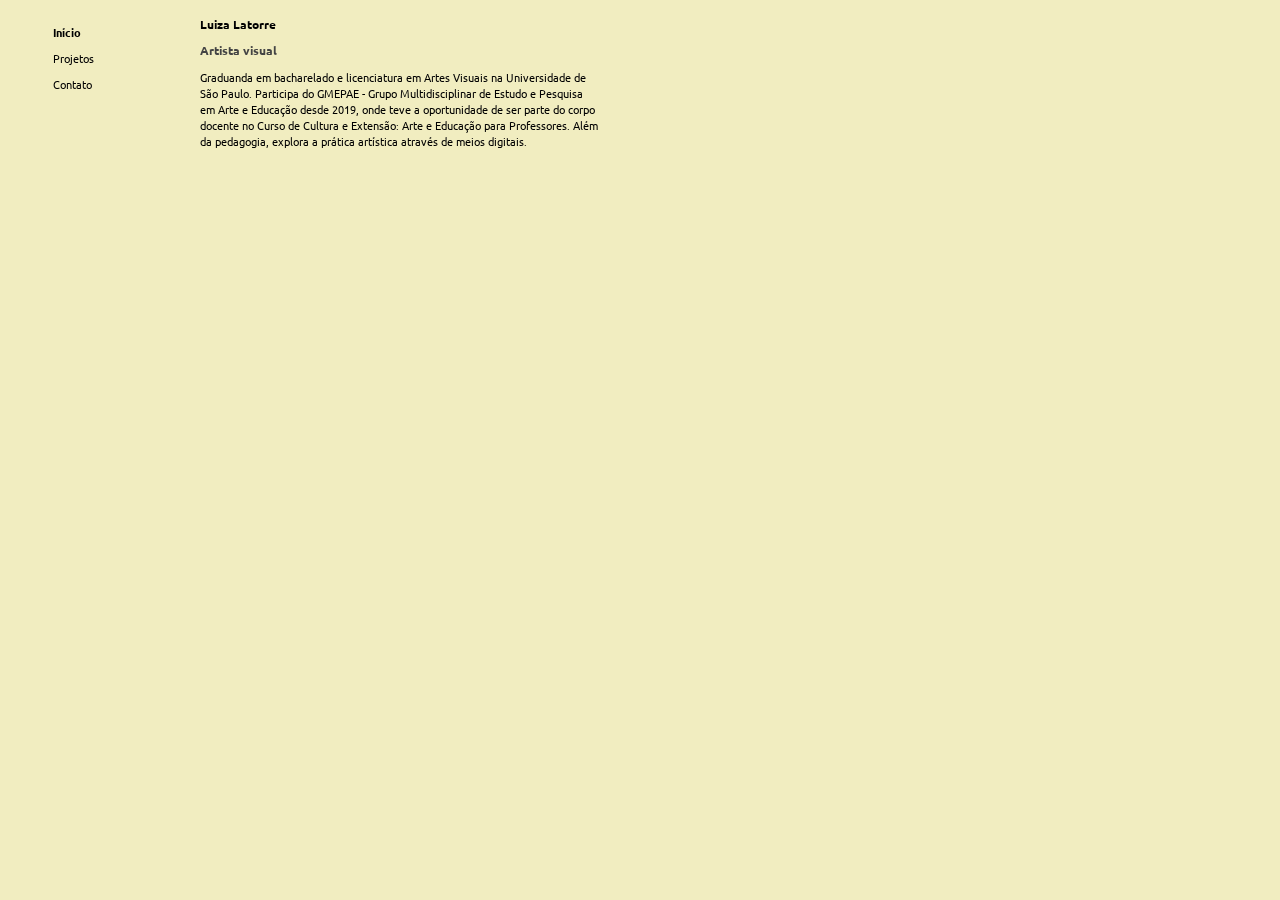
<file: index.html>
<!DOCTYPE html>
<html>
    <head>
        <title> Luiza Latorre</title>
        <meta charset="utf-8">
        <link rel="stylesheet" type="text/css" href="style.css">
        <link rel="icon" href="favicon.png" sizes="66x64" type="image/png">
        </style>
    </head>
    <body>
        <div id="menu">
            <nav>
                <ul>
                    <li><a href="./"><b>Início</b></a></li>
                    <li><a href="projetos.html">Projetos</a></li>
                    <li><a href="contato.html">Contato</a></li>
                </ul>
            </nav>
        </div>
        <div id="conteudo">
            <h1>Luiza Latorre</h1>
            <h2>Artista visual</h2>
            <p>Graduanda em bacharelado e licenciatura em Artes Visuais na Universidade de São Paulo. Participa do GMEPAE - Grupo Multidisciplinar de Estudo e Pesquisa em Arte e Educação desde 2019, onde teve a oportunidade de ser parte do corpo docente no Curso de Cultura e Extensão: Arte e Educação para Professores. Além da pedagogia, explora a prática artística através de meios digitais.</p>
        </div>
    </body>
</html>
</file>
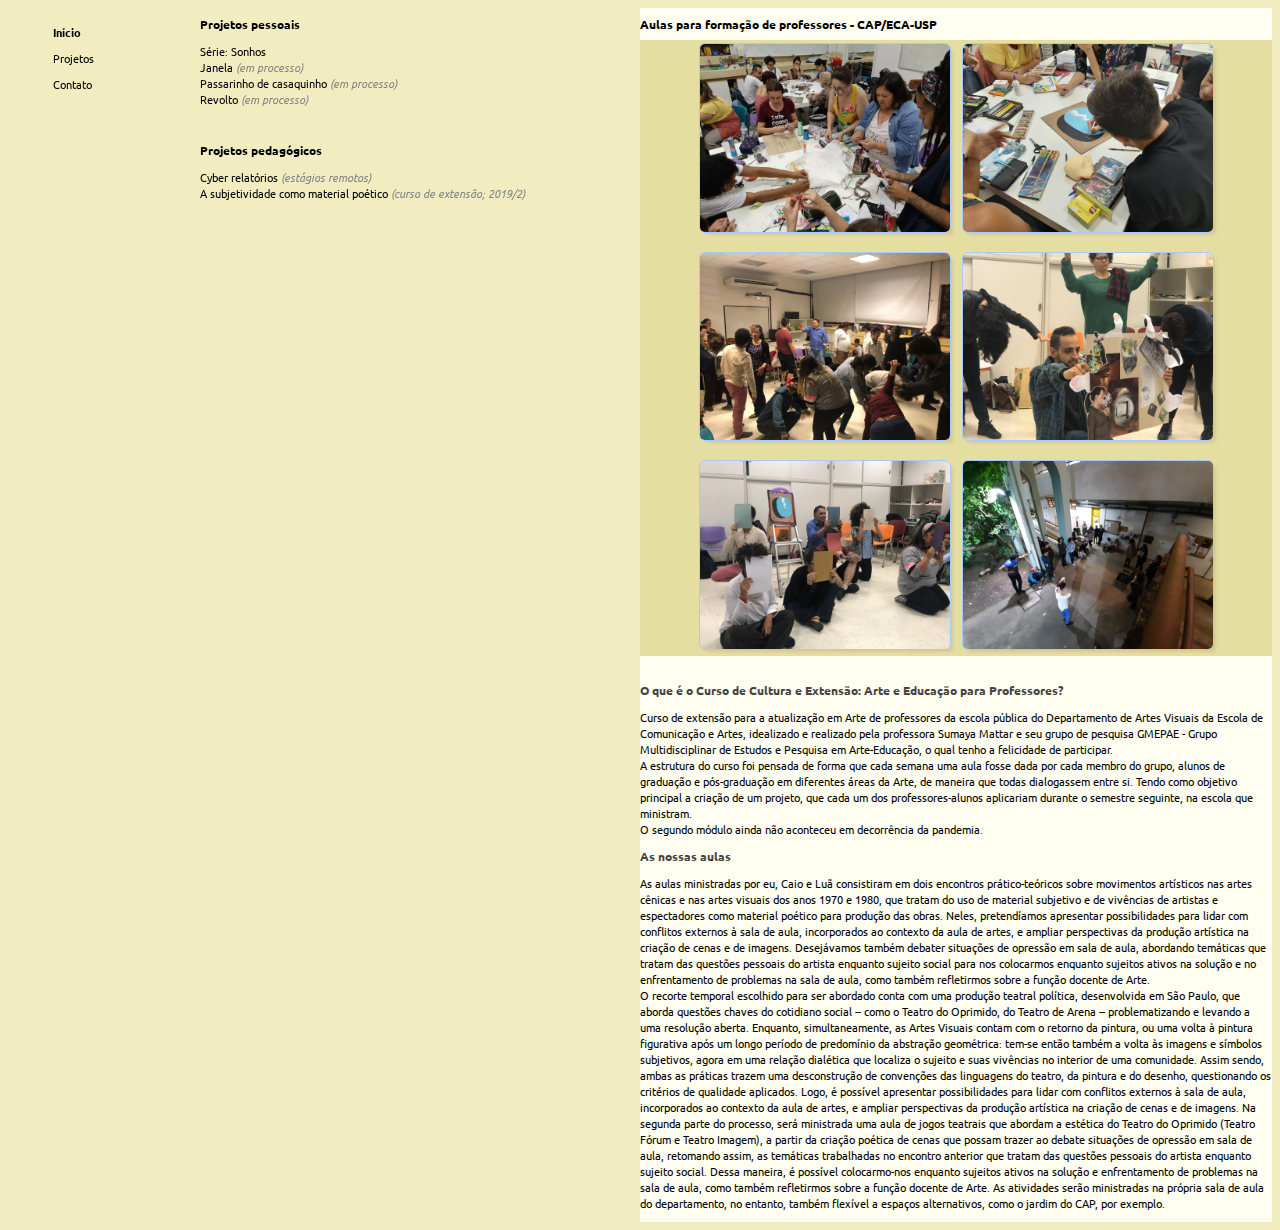
<file: cursodeextensao.html>
<!DOCTYPE html>
<html>
    <head>
        <title> Luiza Latorre</title>
        <meta charset="utf-8">
        <link rel="stylesheet" type="text/css" href="style.css">
        <link rel="icon" href="favicon.png" sizes="66x64" type="image/png">

        <style>
            body {
                white-space: nowrap;
            }
            div {
                display: inline-block;
                box-sizing: border-box;
            }
            #menu {
                min-width: 200px;
                max-width: 400px;
                width: 20%;
            }
            #conteudo {
                min-width: 400px;
                width: 60%;
            }
        </style>
    </head>
    <body>
        <div id="menu">
            <nav>
                <ul>
                    <li><a href="./"><b>Início</b></a></li>
                    <li><a href="projetos.html">Projetos</a></li>
                    <li><a href="contato.html">Contato</a></li>
                </ul>
            </nav>
        </div>
        <div id="conteudo">
            <h1>Projetos pessoais</h1>
            <ul id="projetos">
                <li><a>Série: Sonhos</a></li>
                <li><a href="janela.html">Janela</a> <i class="data">(em processo)</i></li>
                <li><a href="passarinho.html">Passarinho de casaquinho</a> <i class="data">(em processo)</i></li> 
                <li><a href="https://revolto.myportfolio.com/" target="_blank">Revolto</a> <i class="data">(em processo)</i></li> 
            </ul> 
            <br>
            <h1>Projetos pedagógicos</h1>
            <ul id="projpedagogicos">
                <li><a href="cyberrelatorios.html">Cyber relatórios</a> <i class="data">(estágios remotos)</i></li>
                <li><a href="cursodeextensao.html">A subjetividade como material poético</a> <i class="data">(curso de extensão; 2019/2)</i></li>
            </ul>          
        </div>

        <div id="green">
            <h1>Aulas para formação de professores - CAP/ECA-USP</h1>
            <div id="imagens"><img src="1.jpg" class="galeria"> <img src="2.jpg" class="galeria"> <br><br>
            <img src="3.jpg" class="galeria"> <img src="4.jpg" class="galeria"> <br><br>
            <img src="5.jpg" class="galeria"> <img src="6.jpg" class="galeria"> </div><br><br>
            <h2>O que é o Curso de Cultura e Extensão: Arte e Educação para Professores?</h2>
            <p>Curso de extensão para a atualização em Arte de professores da escola pública do Departamento de Artes Visuais da Escola de Comunicação e Artes, idealizado e realizado pela professora Sumaya Mattar e seu grupo de pesquisa GMEPAE - Grupo Multidisciplinar de Estudos e Pesquisa em Arte-Educação, o qual tenho a felicidade de participar. <br>
            A estrutura do curso foi pensada de forma que cada semana uma aula fosse dada por cada membro do grupo, alunos de graduação e pós-graduação em diferentes áreas da Arte, de maneira que todas dialogassem entre si. Tendo como objetivo principal a criação de um projeto, que cada um dos professores-alunos aplicariam durante o semestre seguinte, na escola que ministram. <br>
            O segundo módulo ainda não aconteceu em decorrência da pandemia.</p>
            <h2>As nossas aulas</h2>
            <p>As aulas ministradas por eu, Caio e Luã consistiram em dois encontros prático-teóricos sobre movimentos artísticos nas artes cênicas e nas artes visuais dos anos 1970 e 1980, que tratam do uso de material subjetivo e de vivências de artistas e espectadores como material poético para produção das obras. Neles, pretendíamos apresentar possibilidades para lidar com conflitos externos à sala de aula, incorporados ao contexto da aula de artes, e ampliar perspectivas da produção artística na criação de cenas e de imagens. Desejávamos também debater situações de opressão em sala de aula, abordando temáticas que tratam das questões pessoais do artista enquanto sujeito social para nos colocarmos enquanto sujeitos ativos na solução e no enfrentamento de problemas na sala de aula, como também refletirmos sobre a função docente de Arte. <br>
            O recorte temporal escolhido para ser abordado conta com uma produção teatral política, desenvolvida em São Paulo, que aborda questões chaves do cotidiano social -- como o Teatro do Oprimido, do Teatro de Arena -- problematizando e levando a uma resolução aberta. Enquanto, simultaneamente, as Artes Visuais contam com o retorno da pintura, ou uma volta à pintura figurativa após um longo período de predomínio da abstração geométrica: tem-se então também a volta às imagens e símbolos subjetivos, agora em uma relação dialética que localiza o sujeito e suas vivências no interior de uma comunidade. Assim sendo, ambas as práticas trazem uma desconstrução de convenções das linguagens do teatro, da pintura e do desenho, questionando os critérios de qualidade aplicados. Logo, é possível apresentar possibilidades para lidar com conflitos externos à sala de aula, incorporados ao contexto da aula de artes, e ampliar perspectivas da produção artística na criação de cenas e de imagens. Na segunda parte do processo, será ministrada uma aula de jogos teatrais que abordam a estética do Teatro do Oprimido (Teatro Fórum e Teatro Imagem), a partir da criação poética de cenas que possam trazer ao debate situações de opressão em sala de aula, retomando assim, as temáticas trabalhadas no encontro anterior que tratam das questões pessoais do artista enquanto sujeito social. Dessa maneira, é possível colocarmo-nos enquanto sujeitos ativos na solução e enfrentamento de problemas na sala de aula, como também refletirmos sobre a função docente de Arte. As atividades serão ministradas na própria sala de aula do departamento, no entanto, também flexível a espaços alternativos, como o jardim do CAP, por exemplo. </p> 
        </div>
    </body>
</html>
</file>
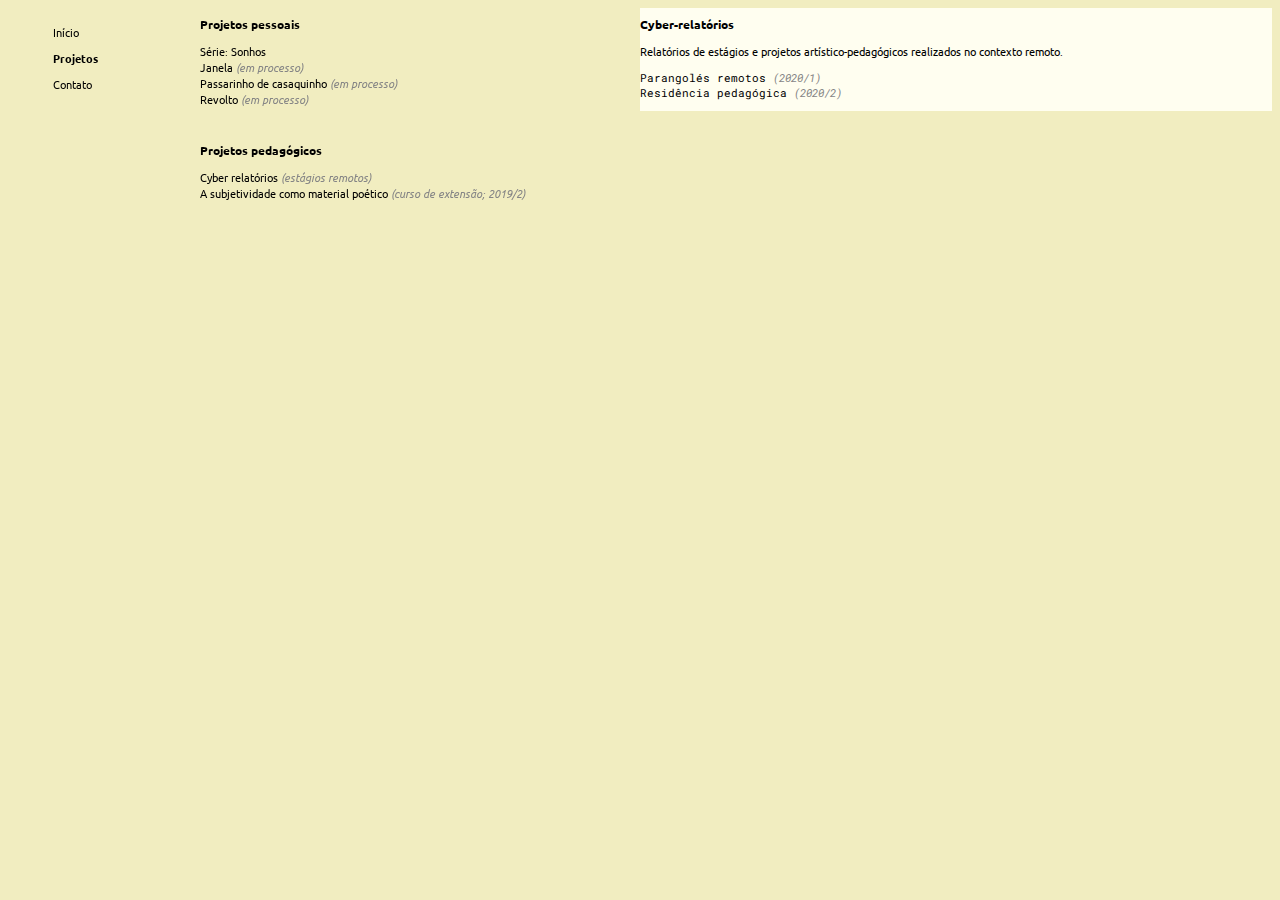
<file: cyberrelatorios.html>
<!DOCTYPE html>
<html>
    <head>
        <title> Luiza Latorre</title>
        <meta charset="utf-8">
        <link rel="stylesheet" type="text/css" href="style.css">
        <link rel="icon" href="favicon.png" sizes="66x64" type="image/png">
    <style>
        body {
            white-space: nowrap;
        }
        div {
            display: inline-block;
            box-sizing: border-box;
        }
        #menu {
            min-width: 200px;
            max-width: 400px;
            width: 15%;
        }
        #conteudo {
            min-width: 400px;
            width: 30%;
        }
    </style>
    </head>
    <body>
        <div id="menu">
            <nav>
                <ul>
                    <li><a href="./">Início</a></li>
                    <li><a href="projetos.html"><b>Projetos</b></a></li>
                    <li><a href="contato.html">Contato</a></li>
                </ul>
            </nav>
        </div>
        <div id="conteudo">
            <h1>Projetos pessoais</h1>
            <ul id="projetos">
                <li><a>Série: Sonhos</a></li>
                <li><a href="janela.html">Janela</a> <i class="data">(em processo)</i></li>
                <li><a href="passarinho.html">Passarinho de casaquinho</a> <i class="data">(em processo)</i></li> 
                <li><a href="https://revolto.myportfolio.com/" target="_blank">Revolto</a> <i class="data">(em processo)</i></li> 
            </ul> 
            <br>
            <h1>Projetos pedagógicos</h1>
            <ul id="projpedagogicos">
                <li><a href="cyberrelatorios.html">Cyber relatórios</a> <i class="data">(estágios remotos)</i></li>
                <li><a href="cursodeextensao.html">A subjetividade como material poético</a> <i class="data">(curso de extensão; 2019/2)</i></li>
            </ul>
        </div>
        <div id="green">
            <h1> Cyber-relatórios</h1>
            <p>
                Relatórios de estágios e projetos artístico-pedagógicos realizados no contexto remoto.
            </p>
            <ul id="cyber">
                <li><a href="parangoles.html">Parangolés remotos</a> <i class="data">(2020/1)</i></li>
                <li><a href="residenciapedagogica.html">Residência pedagógica</a> <i class="data">(2020/2)</i></li>
            </ul>
        </div>
    </body>
</html>
</file>
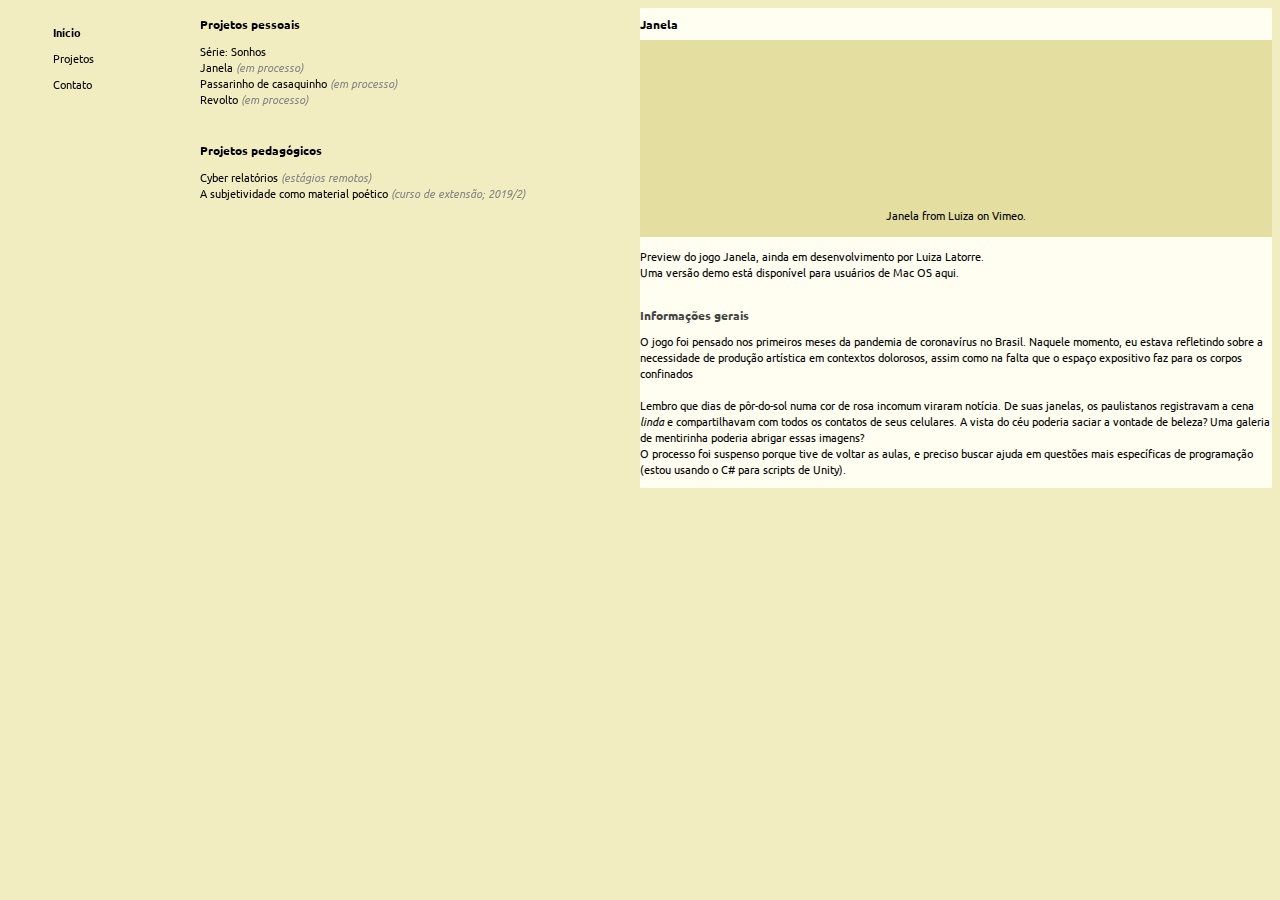
<file: janela.html>
<!DOCTYPE html>
<html>
    <head>
        <title> Luiza Latorre</title>
        <meta charset="utf-8">
        <link rel="stylesheet" type="text/css" href="style.css">
        <link rel="icon" href="favicon.png" sizes="66x64" type="image/png">

        <style>
            body {
                white-space: nowrap;
            }
            div {
                display: inline-block;
                box-sizing: border-box;
            }
            #menu {
                min-width: 200px;
                max-width: 400px;
                width: 15%;
            }
            #conteudo {
                min-width: 400px;
                width: 30%;
            }
        </style>
    </head>
    <body>
        <div id="menu">
            <nav>
                <ul>
                    <li><a href="./"><b>Início</b></a></li>
                    <li><a href="projetos.html">Projetos</a></li>
                    <li><a href="contato.html">Contato</a></li>
                </ul>
            </nav>
        </div>
        <div id="conteudo">
            <h1>Projetos pessoais</h1>
            <ul id="projetos">
                <li><a>Série: Sonhos</a></li>
                <li><a href="janela.html">Janela</a> <i class="data">(em processo)</i></li>
                <li><a href="passarinho.html">Passarinho de casaquinho</a> <i class="data">(em processo)</i></li> 
                <li><a href="https://revolto.myportfolio.com/" target="_blank">Revolto</a> <i class="data">(em processo)</i></li> 
            </ul> 
            <br>
            <h1>Projetos pedagógicos</h1>
            <ul id="projpedagogicos">
                <li><a href="cyberrelatorios.html">Cyber relatórios</a> <i class="data">(estágios remotos)</i></li>
                <li><a href="cursodeextensao.html">A subjetividade como material poético</a> <i class="data">(curso de extensão; 2019/2)</i></li>
            </ul>
        </div>
        <div id="green">
            <h1>Janela</h1>
            <div id="imagens">
            <iframe src="https://player.vimeo.com/video/410760149" width="100%" frameborder="0" allow="autoplay; fullscreen" allowfullscreen></iframe>
            <p><a href="https://vimeo.com/410760149">Janela</a> from <a href="https://vimeo.com/user113572921">Luiza</a> on <a href="https://vimeo.com">Vimeo</a>.</p> </div>

            <p>Preview do jogo Janela, ainda em desenvolvimento por Luiza Latorre.<br>
            Uma versão demo está disponível para usuários de Mac OS <a href="luizalatorre.itch.io/janela" target="_blank">aqui</a>. <br><br>
            <h2>Informações gerais</h2> 
            O jogo foi pensado nos primeiros meses da pandemia de coronavírus no Brasil. Naquele momento, eu estava refletindo sobre a necessidade de produção artística em contextos dolorosos, assim como na falta que o espaço expositivo faz para os corpos confinados <br><br>
            Lembro que dias de pôr-do-sol numa cor de rosa incomum viraram notícia. De suas janelas, os paulistanos registravam a cena <i>linda</i> e compartilhavam com todos os contatos de seus celulares. A vista do céu poderia saciar a vontade de beleza? Uma galeria de mentirinha poderia abrigar essas imagens? <br>
            O processo foi suspenso porque tive de voltar as aulas, e preciso buscar ajuda em questões mais específicas de programação (estou usando o C# para scripts de Unity).

            </p>
            
        </div>
    </body>
</html>
</file>
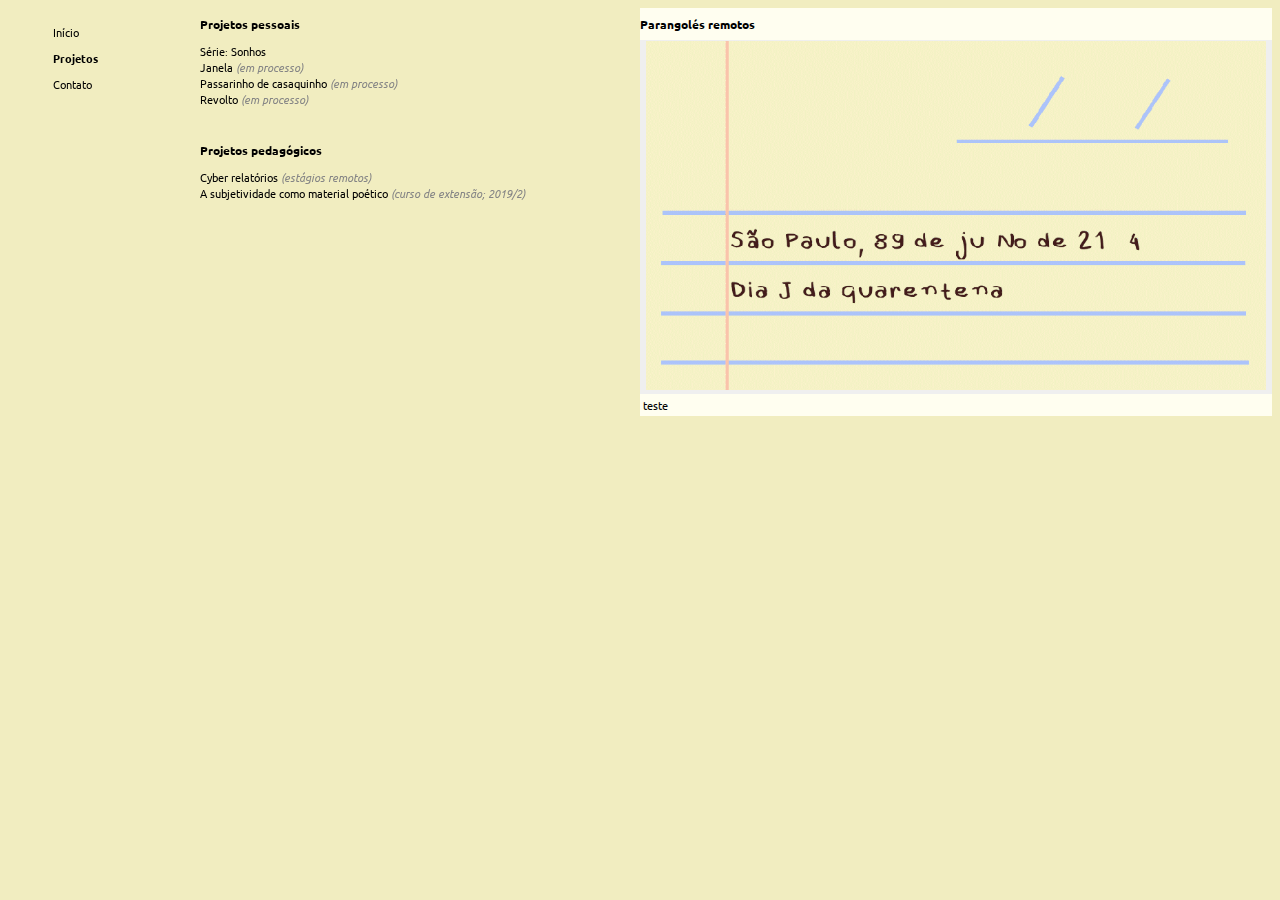
<file: parangoles.html>
<!DOCTYPE html>
<html>
    <head>
        <title> Luiza Latorre</title>
        <meta charset="utf-8">
        <link rel="stylesheet" type="text/css" href="style.css">
        <link rel="icon" href="favicon.png" sizes="66x64" type="image/png">
    <style>
        body {
            white-space: nowrap;
        }
        div {
            display: inline-block;
            box-sizing: border-box;
        }
        #menu {
            min-width: 200px;
            max-width: 400px;
            width: 15%;
        }
        #conteudo {
            min-width: 400px;
            width: 30%;
        }
    </style>
    </head>
    <body>
        <div id="menu">
            <nav>
                <ul>
                    <li><a href="./">Início</a></li>
                    <li><a href="projetos.html"><b>Projetos</b></a></li>
                    <li><a href="contato.html">Contato</a></li>
                </ul>
            </nav>
        </div>
        <div id="conteudo">
            <h1>Projetos pessoais</h1>
            <ul id="projetos">
                <li><a>Série: Sonhos</a></li>
                <li><a href="janela.html">Janela</a> <i class="data">(em processo)</i></li>
                <li><a href="passarinho.html">Passarinho de casaquinho</a> <i class="data">(em processo)</i></li> 
                <li><a href="https://revolto.myportfolio.com/" target="_blank">Revolto</a> <i class="data">(em processo)</i></li> 
            </ul> 
            <br>
            <h1>Projetos pedagógicos</h1>
            <ul id="projpedagogicos">
                <li><a href="cyberrelatorios.html">Cyber relatórios</a> <i class="data">(estágios remotos)</i></li>
                <li><a href="cursodeextensao.html">A subjetividade como material poético</a> <i class="data">(curso de extensão; 2019/2)</i></li>
            </ul>
        </div>
        <div id="green">
            <h1> Parangolés remotos</h1>
            <button class="hsbanner"><img src="cabecalho_1.gif" class="banner"></button>
            <div id="cabecalho">
                teste
            </div>
        </div>
    </body>
</html>
</file>
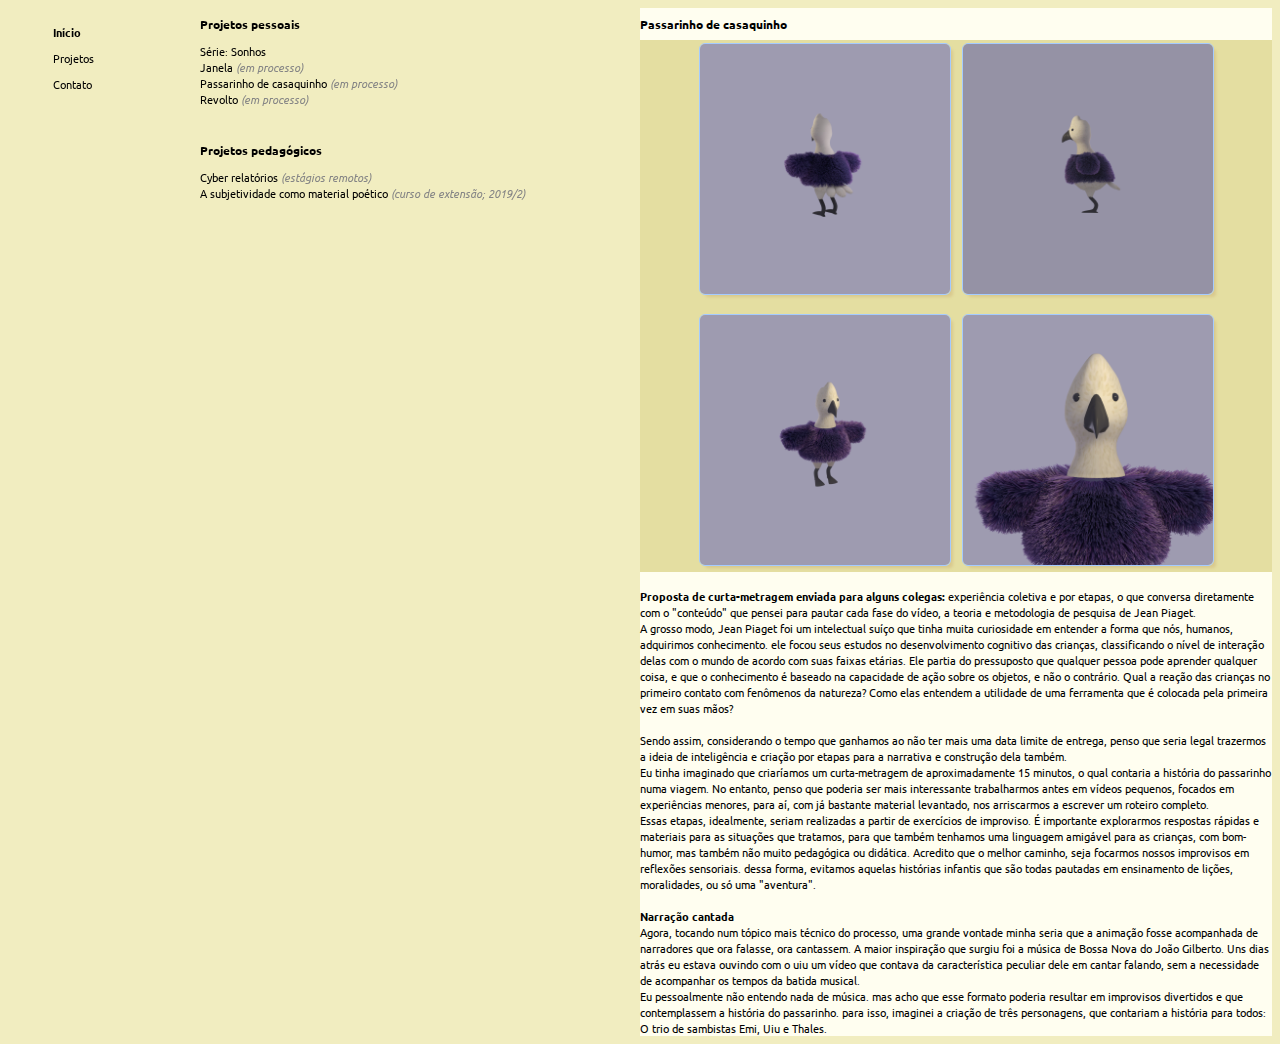
<file: passarinho.html>
<!DOCTYPE html>
<html>
    <head>
        <title> Luiza Latorre</title>
        <meta charset="utf-8">
        <link rel="stylesheet" type="text/css" href="style.css">
        <link rel="icon" href="favicon.png" sizes="66x64" type="image/png">

        <style>
            body {
                white-space: nowrap;
            }
            div {
                display: inline-block;
                box-sizing: border-box;
            }
            #menu {
                min-width: 200px;
                max-width: 400px;
                width: 15%;
            }
            #conteudo {
                min-width: 400px;
                width: 30%;
            }
        </style>
    </head>
    <body>
        <div id="menu">
            <nav>
                <ul>
                    <li><a href="./"><b>Início</b></a></li>
                    <li><a href="projetos.html">Projetos</a></li>
                    <li><a href="contato.html">Contato</a></li>
                </ul>
            </nav>
        </div>
        <div id="conteudo">
            <h1>Projetos pessoais</h1>
            <ul id="projetos">
                <li><a>Série: Sonhos</a></li>
                <li><a href="janela.html">Janela</a> <i class="data">(em processo)</i></li>
                <li><a href="passarinho.html">Passarinho de casaquinho</a> <i class="data">(em processo)</i></li> 
                <li><a href="https://revolto.myportfolio.com/" target="_blank">Revolto</a> <i class="data">(em processo)</i></li> 
            </ul> 
            <br>
            <h1>Projetos pedagógicos</h1>
            <ul id="projpedagogicos">
                <li><a href="cyberrelatorios.html">Cyber relatórios</a> <i class="data">(estágios remotos)</i></li>
                <li><a href="cursodeextensao.html">A subjetividade como material poético</a> <i class="data">(curso de extensão; 2019/2)</i></li>
            </ul>
        </div>
        <div id="green">
            <h1>Passarinho de casaquinho</h1>
            <div id="imagens"><img src="7.jpg" class="galeria"> <img src="8.jpg" class="galeria"> <br> <br>
            <img src="9.jpg" class="galeria"> <img src="10.jpg" class="galeria"></div> <br> <br>
            <b>Proposta de curta-metragem enviada para alguns colegas:</b> experiência coletiva e por etapas, o que conversa diretamente com o "conteúdo" que pensei para pautar cada fase do vídeo, a teoria e metodologia de pesquisa de Jean Piaget.<br>
            A grosso modo, Jean Piaget foi um intelectual suíço que tinha muita curiosidade em entender a forma que nós, humanos, adquirimos conhecimento. ele focou seus estudos no desenvolvimento cognitivo das crianças, classificando o nível de interação delas com o mundo de acordo com suas faixas etárias. Ele partia do pressuposto que qualquer pessoa pode aprender qualquer coisa, e que o conhecimento é baseado na capacidade de ação sobre os objetos, e não o contrário. Qual a reação das crianças no primeiro contato com fenômenos da natureza? Como elas entendem a utilidade de uma ferramenta que é colocada pela primeira vez em suas mãos?<br><br>
            Sendo assim, considerando o tempo que ganhamos ao não ter mais uma data limite de entrega, penso que seria legal trazermos a ideia de inteligência e criação por etapas para a narrativa e construção dela também.<br>
            Eu tinha imaginado que criaríamos um curta-metragem de aproximadamente 15 minutos, o qual contaria a história do passarinho numa viagem. No entanto, penso que poderia ser mais interessante trabalharmos antes em vídeos pequenos, focados em experiências menores, para aí, com já bastante material levantado, nos arriscarmos a escrever um roteiro completo.<br>
            Essas etapas, idealmente, seriam realizadas a partir de exercícios de improviso. É importante explorarmos respostas rápidas e materiais para as situações que tratamos, para que também tenhamos uma linguagem amigável para as crianças, com bom-humor, mas também não muito pedagógica ou didática. Acredito que o melhor caminho, seja focarmos nossos improvisos em reflexões sensoriais. dessa forma, evitamos aquelas histórias infantis que são todas pautadas em ensinamento de lições, moralidades, ou só uma "aventura".<br><br>
            <b>Narração cantada</b><br>
            Agora, tocando num tópico mais técnico do processo, uma grande vontade minha seria que a animação fosse acompanhada de narradores que ora falasse, ora cantassem. A maior inspiração que surgiu foi a música de Bossa Nova do João Gilberto. Uns dias atrás eu estava ouvindo com o uiu um vídeo que contava da característica peculiar dele em cantar falando, sem a necessidade de acompanhar os tempos da batida musical. <br>
            Eu pessoalmente não entendo nada de música. mas acho que esse formato poderia resultar em improvisos divertidos e que contemplassem a história do passarinho. para isso, imaginei a criação de três personagens, que contariam a história para todos:<br>
            O trio de sambistas Emi, Uiu e Thales.



             

        </div>
    </body>
</html>
</file>
<file: style.css>
@import url('https://fonts.googleapis.com/css2?family=Ubuntu:wght@300&display=swap');
@import url('https://fonts.googleapis.com/css2?family=Roboto+Mono:wght@400;700&display=swap');

    body {
        white-space: nowrap;
        background-color: #f1edc0;

    }
    div {
        display: inline-block;
        box-sizing: border-box;
        vertical-align: top;
        font-family: 'Ubuntu', sans-serif;
        font-size: 11px;
        white-space: normal;
        
    }

    h1 {
        font-size: 12px;
    }
    h2 {
        font-size: 12px;
        color: #444444;
    }
    #menu {
        min-width: 200px;
        max-width: 400px;
        width: 15%;
        position: fixed;
    }
    #conteudo {
        min-width: 400px;
        width: 30%;
        margin-left: 15%;
        position: fixed;
    }

    #green {
        min-width: 400px;
        width: 50%;
        margin-bottom: 0px;
        background-color: #fffef0;
        margin-left: 50%;
        padding-top: 0%;
    }

    #imagens {
        display: inline-block;
        width: 100%;
        margin: 0 auto;
        padding: 3px;
        background-color: #e4dea1;
        text-align: center; 
      }

    nav ul {
        list-style: none;
    }
    nav a{
        color: #000000;
        text-decoration: none;
    }
    nav a:hover {
        color: rgb(84, 126, 87);
    }
    nav li {
        padding: 5px;
    }

    #projetos, #projpedagogicos, #cyber {
        list-style: none;
        padding-left: 0px;
    }

    #projetos a, a:visited{
        color: #000000;
        text-decoration: none;
    }

    #projetos a:hover{
        color: rgb(202, 123, 123);
        font-weight: bold;
        text-decoration: none;
    }

    #projpedagogicos a, a:visited{
        color: #000000;
        text-decoration: none;
    }

    #projpedagogicos a:hover{
        color: #ca7b7b;
        font-weight: bold;
        text-decoration: none;
    }

    #green a, a:visited{
        color: #000000;
        text-decoration: none;
    }

    #green a:hover{
        color: rgb(202, 123, 123);
        font-weight: bold;
        text-decoration: none;
    }

    #cyber {
        font-family: 'Roboto Mono', monospace;

    }

    #cyber a, a:visited{
        color: #000000;
        text-decoration: none;
    }

    #cyber a:hover{
        color: #e49b2e;
        font-weight: bold;
        text-decoration: none;
    }

    .galeria {
        max-width: 250px;
        max-height: 250px;
        border: 1px solid #A4CBFF;
        border-radius: 6px;
        -webkit-box-shadow: 4px 4px 3px -2px rgba(199, 176, 113, 0.4); 
        box-shadow: 4px 4px 3px -2px rgba(199, 169, 113, 0.4);
    }
    
    .data {
        color: #858585;
    }

    .banner {
        width:100%;
    }

    .hsbanner {
        border: 0px
    }

    #cabecalho {
        display: inline-block;
        width: 100%;
        padding: 3px;
        text-align: left; 
    }
</file>
